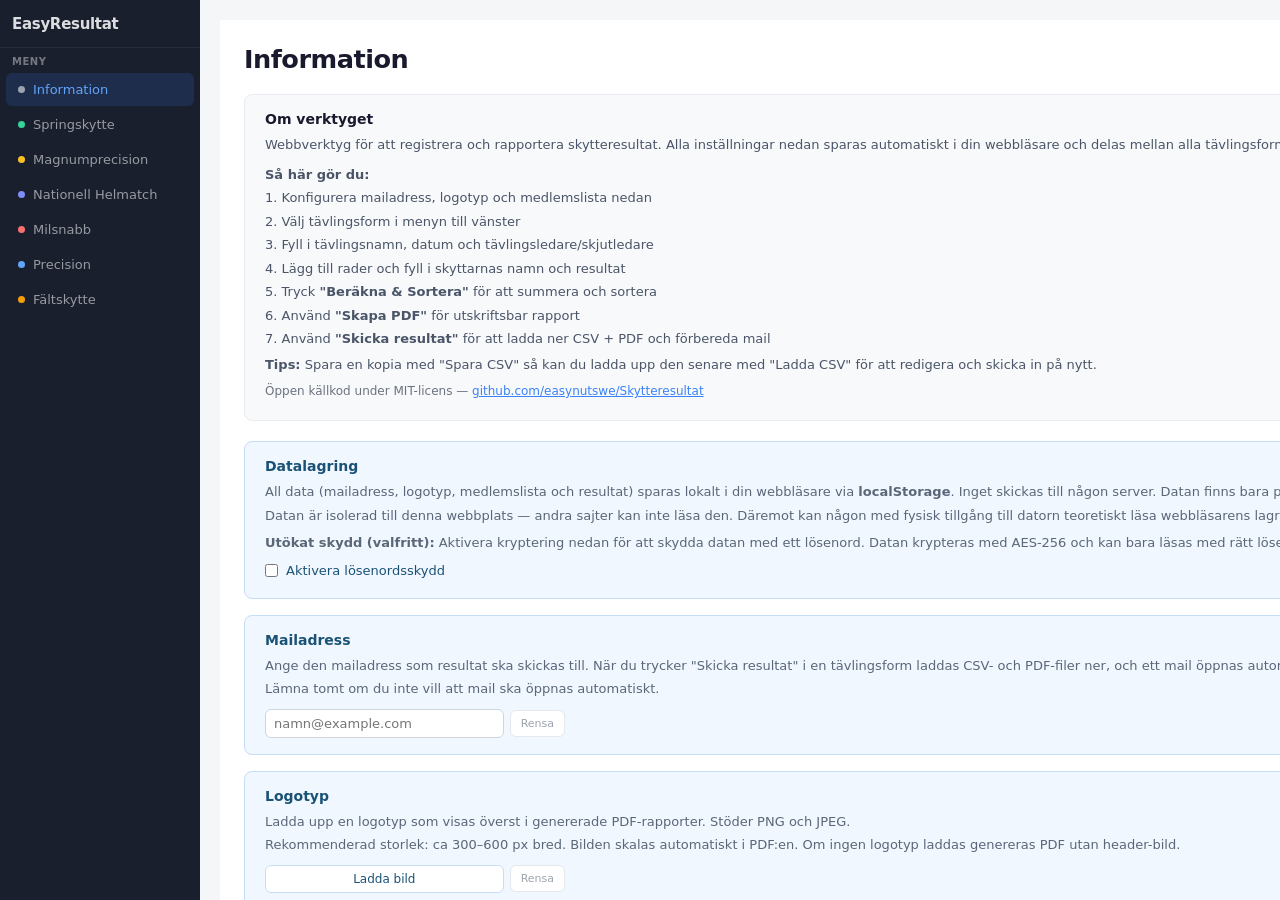
<file: index.html>
<!DOCTYPE html>
<html lang="sv">
<head>
    <meta charset="UTF-8">
    <meta name="viewport" content="width=device-width, initial-scale=1.0">
    <title>EasyResultat</title>
    <style>
        * { margin: 0; padding: 0; box-sizing: border-box; }

        body {
            font-family: 'Segoe UI', system-ui, -apple-system, sans-serif;
            height: 100vh;
            overflow: hidden;
            display: flex;
            background: #f4f6f8;
        }

        .sidebar {
            width: 200px;
            min-width: 200px;
            background: #1a1f2e;
            display: flex;
            flex-direction: column;
            height: 100vh;
        }

        .sidebar-brand {
            padding: 14px 12px;
            border-bottom: 1px solid rgba(255,255,255,0.06);
        }

        .brand-text {
            color: rgba(255,255,255,0.85);
            font-size: 15px;
            font-weight: 700;
            letter-spacing: -0.02em;
        }

        .sidebar-nav {
            flex: 1;
            padding: 8px 6px;
        }

        .sidebar-nav h3 {
            color: rgba(255,255,255,0.4);
            font-size: 10px;
            text-transform: uppercase;
            letter-spacing: 0.5px;
            margin-bottom: 6px;
            padding: 0 6px;
        }

        .nav-item {
            display: flex;
            align-items: center;
            gap: 8px;
            padding: 9px 12px;
            border-radius: 6px;
            color: rgba(255,255,255,0.55);
            font-size: 13px;
            font-weight: 500;
            cursor: pointer;
            transition: all 0.15s;
            margin-bottom: 2px;
            border: none;
            background: none;
            width: 100%;
            text-align: left;
            font-family: inherit;
        }

        .nav-item:hover {
            background: rgba(255,255,255,0.06);
            color: rgba(255,255,255,0.85);
        }

        .nav-item.active {
            background: rgba(59,130,246,0.15);
            color: #60a5fa;
        }

        .nav-dot {
            width: 7px;
            height: 7px;
            border-radius: 50%;
            flex-shrink: 0;
        }

        .nav-item[data-page="Information"] .nav-dot { background: #9ca3af; }
        .nav-item[data-page="Springskytte"] .nav-dot { background: #34d399; }
        .nav-item[data-page="Magnumsprecision"] .nav-dot { background: #fbbf24; }
        .nav-item[data-page="Nationell"] .nav-dot { background: #818cf8; }
        .nav-item[data-page="Milsnabb"] .nav-dot { background: #f87171; }
        .nav-item[data-page="Precision"] .nav-dot { background: #60a5fa; }
        .nav-item[data-page="Faltskytte"] .nav-dot { background: #f59e0b; }

        .main {
            flex: 1;
            height: 100vh;
            overflow: hidden;
        }

        .main iframe {
            width: 100%;
            height: 100%;
            border: none;
        }

        /* Home/settings page — matches sub-page styling */
        .home-page {
            height: 100%;
            overflow-y: auto;
            background-color: #f4f6f8;
            padding: 20px;
        }

        .container {
            width: 1750px;
            margin: 0;
            background-color: white;
            padding: 24px 24px 200px 24px;
            min-height: 100vh;
        }

        .page-title {
            font-size: 1.6rem;
            font-weight: 700;
            color: #1a1a2e;
            margin: 0 0 20px 0;
            letter-spacing: -0.02em;
        }

        .instructions {
            background-color: #f8f9fb;
            padding: 16px 20px;
            border-radius: 8px;
            margin-bottom: 20px;
            border: 1px solid #e8ecf0;
        }

        .instructions h3 {
            margin: 0 0 8px 0;
            color: #1a1a2e;
            font-size: 14px;
            font-weight: 600;
        }

        .instructions p {
            margin: 4px 0;
            line-height: 1.5;
            font-size: 13px;
            color: #4a5568;
        }

        .setup-row {
            display: grid;
            grid-template-columns: 1fr 1fr 1fr;
            gap: 12px;
            margin-bottom: 20px;
        }

        .setup-box {
            background-color: #f0f7ff;
            padding: 14px 16px;
            border-radius: 8px;
            border: 1px solid #c7ddf5;
        }

        .setup-box h4 {
            margin: 0 0 6px 0;
            color: #1a5276;
            font-size: 13px;
            font-weight: 600;
        }

        .setup-box p {
            margin: 0 0 6px 0;
            font-size: 12px;
            color: #5a6778;
        }

        .setup-box input[type="email"] {
            width: 100%;
            padding: 6px 8px;
            border: 1px solid #d0d5dd;
            border-radius: 6px;
            font-size: 13px;
            font-family: inherit;
        }

        .setup-box input[type="email"]:focus {
            outline: none;
            border-color: #3b82f6;
            box-shadow: 0 0 0 2px rgba(59,130,246,0.12);
        }

        .btn-row {
            display: flex;
            gap: 6px;
        }

        .btn-action {
            flex: 1;
            padding: 6px 12px;
            border-radius: 6px;
            border: 1px solid #c7ddf5;
            background: white;
            color: #1a5276;
            font-size: 12px;
            font-weight: 500;
            font-family: inherit;
            cursor: pointer;
            transition: all 0.15s;
            text-align: center;
        }

        .btn-action:hover { background: #f0f7ff; border-color: #3b82f6; }

.setting-status {
            font-size: 12px;
            color: #16a34a;
            margin-top: 4px;
        }

        .logo-preview-img {
            max-width: 200px;
            max-height: 80px;
            margin-top: 8px;
            border: 1px solid #e0e0e0;
            padding: 4px;
            background: white;
            border-radius: 4px;
        }

        .section-box {
            background-color: #f0f7ff;
            padding: 16px 20px;
            border-radius: 8px;
            border: 1px solid #c7ddf5;
            margin-bottom: 16px;
        }

        .section-box h4 {
            margin: 0 0 8px 0;
            color: #1a5276;
            font-size: 14px;
            font-weight: 600;
        }

        .section-box p {
            margin: 4px 0;
            font-size: 13px;
            color: #5a6778;
            line-height: 1.5;
        }

        .section-box pre {
            background: white;
            border: 1px solid #c7ddf5;
            border-radius: 4px;
            padding: 8px 12px;
            font-size: 12px;
            color: #374151;
            margin: 6px 0;
            font-family: 'Consolas', 'Monaco', monospace;
        }

        .section-box a {
            color: #3b82f6;
        }

        .section-action {
            margin-top: 10px;
        }

        .input-row {
            display: flex;
            gap: 6px;
            align-items: center;
            width: 300px;
        }

        .input-row input[type="email"] {
            flex: 1;
            padding: 6px 8px;
            border: 1px solid #d0d5dd;
            border-radius: 6px;
            font-size: 13px;
            font-family: inherit;
        }

        .input-row input[type="email"]:focus {
            outline: none;
            border-color: #3b82f6;
            box-shadow: 0 0 0 2px rgba(59,130,246,0.12);
        }

        .input-row .btn-action {
            flex: 1;
        }

        .btn-action-clear-sm {
            padding: 6px 10px;
            border-radius: 6px;
            border: 1px solid #e5e7eb;
            background: white;
            color: #9ca3af;
            font-size: 11px;
            font-family: inherit;
            cursor: pointer;
            transition: all 0.15s;
            white-space: nowrap;
        }

        .btn-action-clear-sm:hover {
            border-color: #fecaca;
            background: #fef2f2;
            color: #dc2626;
        }

        @media (max-width: 900px) { .setup-row { grid-template-columns: 1fr; } }
    </style>
</head>
<body>

    <nav class="sidebar">
        <div class="sidebar-brand">
            <span class="brand-text">EasyResultat</span>
        </div>

        <div class="sidebar-nav">
            <h3>Meny</h3>
            <button class="nav-item active" data-page="Information" onclick="showHome()">
                <span class="nav-dot"></span> Information
            </button>
            <button class="nav-item" data-page="Springskytte" onclick="loadPage('Springskytte')">
                <span class="nav-dot"></span> Springskytte
            </button>
            <button class="nav-item" data-page="Magnumsprecision" onclick="loadPage('Magnumsprecision')">
                <span class="nav-dot"></span> Magnumprecision
            </button>
            <button class="nav-item" data-page="Nationell" onclick="loadPage('Nationell')">
                <span class="nav-dot"></span> Nationell Helmatch
            </button>
            <button class="nav-item" data-page="Milsnabb" onclick="loadPage('Milsnabb')">
                <span class="nav-dot"></span> Milsnabb
            </button>
            <button class="nav-item" data-page="Precision" onclick="loadPage('Precision')">
                <span class="nav-dot"></span> Precision
            </button>
            <button class="nav-item" data-page="Faltskytte" onclick="loadPage('Faltskytte')">
                <span class="nav-dot"></span> Fältskytte
            </button>
        </div>
    </nav>

    <main class="main" id="mainContent"></main>

    <div id="unlockOverlay" style="display:none; position:fixed; inset:0; background:rgba(0,0,0,0.5); backdrop-filter:blur(4px); z-index:9999; display:none; align-items:center; justify-content:center;">
        <div style="background:white; padding:28px 32px; border-radius:12px; box-shadow:0 20px 60px rgba(0,0,0,0.2); max-width:360px; width:90%; text-align:center;">
            <h3 style="margin:0 0 8px; font-size:16px; color:#1a1a2e;">Lösenordsskydd aktivt</h3>
            <p style="font-size:13px; color:#6b7280; margin:0 0 16px;">Ange lösenord för att låsa upp dina inställningar.</p>
            <form onsubmit="return false" style="margin:0;">
                <input type="text" id="unlockUsername" autocomplete="username" style="display:none;" aria-hidden="true">
                <input type="password" id="unlockPassword" placeholder="Lösenord" autocomplete="current-password" style="width:100%; padding:8px 12px; border:1px solid #d0d5dd; border-radius:6px; font-size:14px; font-family:inherit; margin-bottom:8px;">
                <p id="unlockError" style="font-size:12px; color:#dc2626; margin:0 0 8px; display:none;">Fel lösenord. Försök igen.</p>
                <button onclick="unlockData()" style="width:100%; padding:9px; border:none; border-radius:6px; background:#3b82f6; color:white; font-size:13px; font-weight:600; cursor:pointer; font-family:inherit;">Lås upp</button>
            </form>
            <p style="margin-top:16px; font-size:12px; color:#9ca3af;">Glömt lösenordet?</p>
            <button onclick="resetEncryptedData()" style="margin-top:4px; padding:6px 14px; border:1px solid #fecaca; border-radius:6px; background:#fef2f2; color:#dc2626; font-size:12px; cursor:pointer; font-family:inherit;">Rensa all data och börja om</button>
        </div>
    </div>

    <script>
        const APP_VERSION = '4';

        const homeHTML = `
        <div class="home-page">
            <div class="container">
                <h1 class="page-title">Information</h1>

                <div class="instructions">
                    <h3>Om verktyget</h3>
                    <p>Webbverktyg för att registrera och rapportera skytteresultat. Alla inställningar nedan sparas automatiskt i din webbläsare och delas mellan alla tävlingsformer.</p>

                    <p style="margin-top: 10px;"><strong>Så här gör du:</strong></p>
                    <p>1. Konfigurera mailadress, logotyp och medlemslista nedan</p>
                    <p>2. Välj tävlingsform i menyn till vänster</p>
                    <p>3. Fyll i tävlingsnamn, datum och tävlingsledare/skjutledare</p>
                    <p>4. Lägg till rader och fyll i skyttarnas namn och resultat</p>
                    <p>5. Tryck <strong>"Beräkna &amp; Sortera"</strong> för att summera och sortera</p>
                    <p>6. Använd <strong>"Skapa PDF"</strong> för utskriftsbar rapport</p>
                    <p>7. Använd <strong>"Skicka resultat"</strong> för att ladda ner CSV + PDF och förbereda mail</p>
                    <p style="margin-top: 6px;"><strong>Tips:</strong> Spara en kopia med "Spara CSV" så kan du ladda upp den senare med "Ladda CSV" för att redigera och skicka in på nytt.</p>
                    <p style="margin-top: 8px; font-size: 12px; color: #6b7280;">Öppen källkod under MIT-licens — <a href="https://github.com/easynutswe/Skytteresultat" target="_blank" style="color: #3b82f6;">github.com/easynutswe/Skytteresultat</a></p>
                </div>

                <div class="section-box">
                    <h4>Datalagring</h4>
                    <p>All data (mailadress, logotyp, medlemslista och resultat) sparas lokalt i din webbläsare via <strong>localStorage</strong>. Inget skickas till någon server. Datan finns bara på just denna dator och i just denna webbläsare.</p>
                    <p>Datan är isolerad till denna webbplats — andra sajter kan inte läsa den. Däremot kan någon med fysisk tillgång till datorn teoretiskt läsa webbläsarens lagrade data.</p>
                    <p style="margin-top: 8px;"><strong>Utökat skydd (valfritt):</strong> Aktivera kryptering nedan för att skydda datan med ett lösenord. Datan krypteras med AES-256 och kan bara läsas med rätt lösenord. Du behöver ange lösenordet varje gång du öppnar sidan.</p>
                    <div class="section-action">
                        <label style="display: flex; align-items: center; gap: 8px; font-size: 13px; color: #1a5276; cursor: pointer;">
                            <input type="checkbox" id="encryptionToggle" onchange="toggleEncryption()">
                            Aktivera lösenordsskydd
                        </label>
                        <div id="encryptionFields" style="display: none; margin-top: 8px;">
                            <form onsubmit="return false" style="margin:0;">
                                <input type="text" autocomplete="username" style="display:none;" aria-hidden="true">
                                <div class="input-row">
                                    <input type="password" id="encryptionPassword" placeholder="Ange lösenord" autocomplete="new-password" style="flex:1; padding:6px 8px; border:1px solid #d0d5dd; border-radius:6px; font-size:13px; font-family:inherit;">
                                    <button class="btn-action" onclick="applyEncryption()" style="flex:none; padding:6px 14px;">Spara</button>
                                </div>
                            </form>
                            <p style="margin-top: 4px; font-size: 11px; color: #dc2626;">OBS: Glömt lösenord = förlorad data. Det går inte att återställa.</p>
                        </div>
                        <div class="setting-status" id="encryptionStatus"></div>
                    </div>
                </div>

                <div class="section-box">
                    <h4>Mailadress</h4>
                    <p>Ange den mailadress som resultat ska skickas till. När du trycker "Skicka resultat" i en tävlingsform laddas CSV- och PDF-filer ner, och ett mail öppnas automatiskt till denna adress.</p>
                    <p>Lämna tomt om du inte vill att mail ska öppnas automatiskt.</p>
                    <div class="section-action">
                        <div class="input-row">
                            <input type="email" id="emailSetting" placeholder="namn@example.com" onchange="saveEmail()">
                            <button class="btn-action-clear-sm" onclick="clearEmail()">Rensa</button>
                        </div>
                    </div>
                </div>

                <div class="section-box">
                    <h4>Logotyp</h4>
                    <p>Ladda upp en logotyp som visas överst i genererade PDF-rapporter. Stöder PNG och JPEG.</p>
                    <p>Rekommenderad storlek: ca 300–600 px bred. Bilden skalas automatiskt i PDF:en. Om ingen logotyp laddas genereras PDF utan header-bild.</p>
                    <div class="section-action">
                        <div class="input-row">
                            <label class="btn-action">
                                Ladda bild
                                <input type="file" accept="image/png,image/jpeg,image/jpg" onchange="loadLogo(this)" style="display:none">
                            </label>
                            <button class="btn-action-clear-sm" onclick="clearLogo()">Rensa</button>
                        </div>
                        <div class="setting-status" id="logoStatus"></div>
                        <div id="logoPreview"></div>
                    </div>
                </div>

                <div class="section-box">
                    <h4>Medlemslista</h4>
                    <p>Ladda en CSV- eller textfil med medlemsnamn för automatiska namnförslag när du fyller i resultat. Börja skriva ett namn så visas matchande förslag.</p>
                    <p><strong>Format:</strong> Ett namn per rad. Förnamn och efternamn kan separeras med mellanslag, semikolon, komma eller tab.</p>
                    <div style="display: flex; gap: 12px; flex-wrap: wrap; margin: 8px 0;">
                        <div style="flex: 1; min-width: 150px;">
                            <p style="font-size: 11px; font-weight: 600; margin: 0 0 4px 0; color: #5a6778;">Mellanslag</p>
                            <pre style="margin: 0;">Anna Andersson\nBjörn Björkman\nCecilia Carlsson</pre>
                        </div>
                        <div style="flex: 1; min-width: 150px;">
                            <p style="font-size: 11px; font-weight: 600; margin: 0 0 4px 0; color: #5a6778;">Semikolon</p>
                            <pre style="margin: 0;">Anna;Andersson\nBjörn;Björkman\nCecilia;Carlsson</pre>
                        </div>
                        <div style="flex: 1; min-width: 150px;">
                            <p style="font-size: 11px; font-weight: 600; margin: 0 0 4px 0; color: #5a6778;">Komma</p>
                            <pre style="margin: 0;">Anna,Andersson\nBjörn,Björkman\nCecilia,Carlsson</pre>
                        </div>
                        <div style="flex: 1; min-width: 150px;">
                            <p style="font-size: 11px; font-weight: 600; margin: 0 0 4px 0; color: #5a6778;">Tab</p>
                            <pre style="margin: 0;">Anna&#9;Andersson\nBjörn&#9;Björkman\nCecilia&#9;Carlsson</pre>
                        </div>
                    </div>
                    <p>Filen kan vara .csv eller .txt, med eller utan BOM. Tomma rader ignoreras.</p>
                    <div class="section-action">
                        <div class="input-row">
                            <label class="btn-action">
                                Ladda CSV
                                <input type="file" accept=".csv,.txt" onchange="loadMembers(this)" style="display:none">
                            </label>
                            <button class="btn-action" onclick="exportMembers()">Exportera CSV</button>
                            <button class="btn-action-clear-sm" onclick="clearMembers()">Rensa</button>
                        </div>
                        <div class="setting-status" id="membersStatus"></div>
                    </div>
                    <div id="memberEditor" style="margin-top: 12px;">
                        <textarea id="memberEditArea" style="width:100%; padding:10px; border:1px solid #d0d5dd; border-radius:8px; font-family:inherit; font-size:13px; resize:none; overflow:hidden; line-height:1.4;" oninput="autoResizeMemberArea()"></textarea>
                        <div style="display:flex; gap:8px; margin-top:8px;">
                            <button class="btn-action" onclick="saveMemberEdit()">Spara ändringar</button>
                        </div>
                    </div>
                </div>
            </div>
        </div>`;

        function showHome() {
            document.getElementById('mainContent').innerHTML = homeHTML;
            document.querySelectorAll('.nav-item').forEach(btn => {
                btn.classList.toggle('active', btn.dataset.page === 'Information');
            });
            restoreHomeState();
        }

        function loadPage(name) {
            const main = document.getElementById('mainContent');
            main.innerHTML = '<iframe src="' + name + '.html?v=' + APP_VERSION + '"></iframe>';
            document.querySelectorAll('.nav-item').forEach(btn => {
                btn.classList.toggle('active', btn.dataset.page === name);
            });
        }

        function saveEmail() {
            const el = document.getElementById('emailSetting');
            if (el) localStorage.setItem('resultEmail', el.value);
        }

        function clearEmail() {
            localStorage.removeItem('resultEmail');
            const el = document.getElementById('emailSetting');
            if (el) el.value = '';
        }

        function loadLogo(input) {
            if (!input.files[0]) return;
            const reader = new FileReader();
            reader.onload = function(e) {
                localStorage.setItem('customLogo', e.target.result);
                updateLogoDisplay();
            };
            reader.readAsDataURL(input.files[0]);
        }

        function clearLogo() {
            localStorage.removeItem('customLogo');
            updateLogoDisplay();
        }

        function updateLogoDisplay() {
            const logo = localStorage.getItem('customLogo');
            const status = document.getElementById('logoStatus');
            const preview = document.getElementById('logoPreview');
            if (!status || !preview) return;
            if (logo) {
                status.textContent = 'Logotyp laddad';
                preview.innerHTML = '<img class="logo-preview-img" src="' + logo + '">';
            } else {
                status.textContent = '';
                preview.innerHTML = '';
            }
        }

        function loadMembers(input) {
            if (!input.files[0]) return;
            const reader = new FileReader();
            reader.onload = function(e) {
                const text = e.target.result;
                const content = text.charCodeAt(0) === 0xFEFF ? text.slice(1) : text;
                const rawLines = content.split(/\r?\n/)
                    .map(l => l.replace(/[;,\t]+/g, ' ').replace(/\s+/g, ' ').trim())
                    .filter(l => l.length > 0);
                const seen = new Set();
                const lines = [];
                rawLines.forEach(l => {
                    const key = l.toLowerCase();
                    if (!seen.has(key)) { seen.add(key); lines.push(l); }
                });
                lines.sort((a, b) => a.localeCompare(b, 'sv'));
                localStorage.setItem('membersList', JSON.stringify(lines));
                const el = document.getElementById('membersStatus');
                if (el) el.textContent = lines.length + ' medlemmar laddade';
                const area = document.getElementById('memberEditArea');
                if (area) { area.value = lines.join('\n'); autoResizeMemberArea(); }
            };
            reader.readAsText(input.files[0]);
        }

        function exportMembers() {
            const saved = localStorage.getItem('membersList');
            if (!saved) { alert('Ingen medlemslista att exportera.'); return; }
            const members = JSON.parse(saved);
            if (members.length === 0) { alert('Medlemslistan är tom.'); return; }
            const csv = '\uFEFF' + members.join('\n');
            const blob = new Blob([csv], { type: 'text/csv;charset=utf-8' });
            const url = URL.createObjectURL(blob);
            const a = document.createElement('a');
            a.href = url;
            a.download = 'medlemslista.csv';
            a.click();
            URL.revokeObjectURL(url);
        }

        function clearMembers() {
            if (!confirm('Vill du rensa hela medlemslistan? Detta går inte att ångra.')) return;
            localStorage.removeItem('membersList');
            const el = document.getElementById('membersStatus');
            if (el) el.textContent = 'Medlemslistan rensad';
            const area = document.getElementById('memberEditArea');
            if (area) { area.value = ''; autoResizeMemberArea(); }
        }

        function autoResizeMemberArea() {
            const area = document.getElementById('memberEditArea');
            if (!area) return;
            area.style.height = 'auto';
            area.style.height = Math.max(60, area.scrollHeight) + 'px';
        }

        function saveMemberEdit() {
            const area = document.getElementById('memberEditArea');
            if (!area) return;
            const lines = area.value.split('\n').map(l => l.trim()).filter(l => l.length > 0);
            const seen = new Set();
            const unique = [];
            lines.forEach(l => {
                const key = l.toLowerCase();
                if (!seen.has(key)) { seen.add(key); unique.push(l); }
            });
            unique.sort((a, b) => a.localeCompare(b, 'sv'));
            localStorage.setItem('membersList', JSON.stringify(unique));
            area.value = unique.join('\n');
            autoResizeMemberArea();
            const el = document.getElementById('membersStatus');
            if (el) el.textContent = unique.length + ' medlemmar sparade';
        }

        function restoreHomeState() {
            const email = localStorage.getItem('resultEmail');
            const emailEl = document.getElementById('emailSetting');
            if (email && emailEl) emailEl.value = email;

            updateLogoDisplay();

            const members = localStorage.getItem('membersList');
            const membersEl = document.getElementById('membersStatus');
            if (members && membersEl) {
                try {
                    const list = JSON.parse(members);
                    list.sort((a, b) => a.localeCompare(b, 'sv'));
                    membersEl.textContent = list.length + ' medlemmar laddade';
                    const area = document.getElementById('memberEditArea');
                    if (area) {
                        area.value = list.join('\n');
                        autoResizeMemberArea();
                    }
                } catch(e) {}
            }

            // Restore encryption checkbox state
            const toggle = document.getElementById('encryptionToggle');
            const fields = document.getElementById('encryptionFields');
            const status = document.getElementById('encryptionStatus');
            if (toggle && localStorage.getItem('encryptedSettings')) {
                toggle.checked = true;
                if (fields) fields.style.display = 'block';
                if (status) status.textContent = 'Kryptering aktiv';
            }
        }

        // --- Encryption helpers (AES-256-GCM via Web Crypto API) ---
        const SETTINGS_KEYS = ['resultEmail', 'customLogo', 'membersList'];

        async function deriveKey(password, salt) {
            const enc = new TextEncoder();
            const keyMaterial = await crypto.subtle.importKey('raw', enc.encode(password), 'PBKDF2', false, ['deriveKey']);
            return crypto.subtle.deriveKey(
                { name: 'PBKDF2', salt: salt, iterations: 100000, hash: 'SHA-256' },
                keyMaterial,
                { name: 'AES-GCM', length: 256 },
                false,
                ['encrypt', 'decrypt']
            );
        }

        async function encryptData(password) {
            const data = {};
            SETTINGS_KEYS.forEach(k => { const v = localStorage.getItem(k); if (v) data[k] = v; });
            const plaintext = new TextEncoder().encode(JSON.stringify(data));
            const salt = crypto.getRandomValues(new Uint8Array(16));
            const iv = crypto.getRandomValues(new Uint8Array(12));
            const key = await deriveKey(password, salt);
            const ciphertext = await crypto.subtle.encrypt({ name: 'AES-GCM', iv: iv }, key, plaintext);
            // Store as base64: salt + iv + ciphertext
            const combined = new Uint8Array(salt.length + iv.length + new Uint8Array(ciphertext).length);
            combined.set(salt, 0);
            combined.set(iv, salt.length);
            combined.set(new Uint8Array(ciphertext), salt.length + iv.length);
            let binary = '';
            for (let i = 0; i < combined.length; i++) binary += String.fromCharCode(combined[i]);
            return btoa(binary);
        }

        async function decryptData(password, encoded) {
            const decoded = atob(encoded);
            const raw = new Uint8Array(decoded.length);
            for (let i = 0; i < decoded.length; i++) raw[i] = decoded.charCodeAt(i);
            const salt = raw.slice(0, 16);
            const iv = raw.slice(16, 28);
            const ciphertext = raw.slice(28);
            const key = await deriveKey(password, salt);
            const plaintext = await crypto.subtle.decrypt({ name: 'AES-GCM', iv: iv }, key, ciphertext);
            return JSON.parse(new TextDecoder().decode(plaintext));
        }

        function toggleEncryption() {
            const toggle = document.getElementById('encryptionToggle');
            const fields = document.getElementById('encryptionFields');
            const status = document.getElementById('encryptionStatus');
            if (toggle.checked) {
                fields.style.display = 'block';
                status.textContent = '';
            } else {
                fields.style.display = 'none';
                // Disable encryption: remove encrypted blob, keep plaintext
                localStorage.removeItem('encryptedSettings');
                status.textContent = 'Kryptering avaktiverad';
                setTimeout(() => { if (status) status.textContent = ''; }, 3000);
            }
        }

        async function applyEncryption() {
            const pw = document.getElementById('encryptionPassword').value;
            if (!pw || pw.length < 4) { alert('Lösenordet måste vara minst 4 tecken.'); return; }
            try {
                const encrypted = await encryptData(pw);
                localStorage.setItem('encryptedSettings', encrypted);
                // Remove plaintext
                SETTINGS_KEYS.forEach(k => localStorage.removeItem(k));
                document.getElementById('encryptionPassword').value = '';
                document.getElementById('encryptionStatus').textContent = 'Kryptering aktiv — datan är nu skyddad';
                // Immediately unlock for this session
                sessionUnlocked = true;
                // Re-decrypt to localStorage for this session
                const data = await decryptData(pw, encrypted);
                Object.entries(data).forEach(([k, v]) => localStorage.setItem(k, v));
                restoreHomeState();
            } catch(e) {
                alert('Fel vid kryptering: ' + e.message);
            }
        }

        let sessionUnlocked = false;

        async function unlockData() {
            const pw = document.getElementById('unlockPassword').value;
            const errorEl = document.getElementById('unlockError');
            try {
                const encrypted = localStorage.getItem('encryptedSettings');
                const data = await decryptData(pw, encrypted);
                Object.entries(data).forEach(([k, v]) => localStorage.setItem(k, v));
                sessionUnlocked = true;
                document.getElementById('unlockOverlay').style.display = 'none';
                showHome();
            } catch(e) {
                errorEl.style.display = 'block';
            }
        }

        function resetEncryptedData() {
            if (!confirm('Detta raderar ALL sparad data (mailadress, logotyp, medlemslista) permanent. Vill du fortsätta?')) return;
            localStorage.removeItem('encryptedSettings');
            SETTINGS_KEYS.forEach(k => localStorage.removeItem(k));
            document.getElementById('unlockOverlay').style.display = 'none';
            showHome();
        }

        // On page close: re-encrypt and remove plaintext if encryption is active
        window.addEventListener('beforeunload', async function() {
            if (!sessionUnlocked) return;
            const encrypted = localStorage.getItem('encryptedSettings');
            if (!encrypted) return;
            // Remove plaintext keys (encrypted blob is already saved)
            SETTINGS_KEYS.forEach(k => localStorage.removeItem(k));
        });

        // --- Init ---
        (function() {
            const encrypted = localStorage.getItem('encryptedSettings');
            const hasPlaintext = SETTINGS_KEYS.some(k => localStorage.getItem(k));
            if (encrypted && !hasPlaintext) {
                // Need to unlock
                document.getElementById('unlockOverlay').style.display = 'flex';
                setTimeout(() => document.getElementById('unlockPassword').focus(), 100);
            }
            showHome();

            // Allow Enter key in unlock dialog
            document.getElementById('unlockPassword').addEventListener('keydown', function(e) {
                if (e.key === 'Enter') unlockData();
            });
        })();
    </script>

</body>
</html>
</file>
